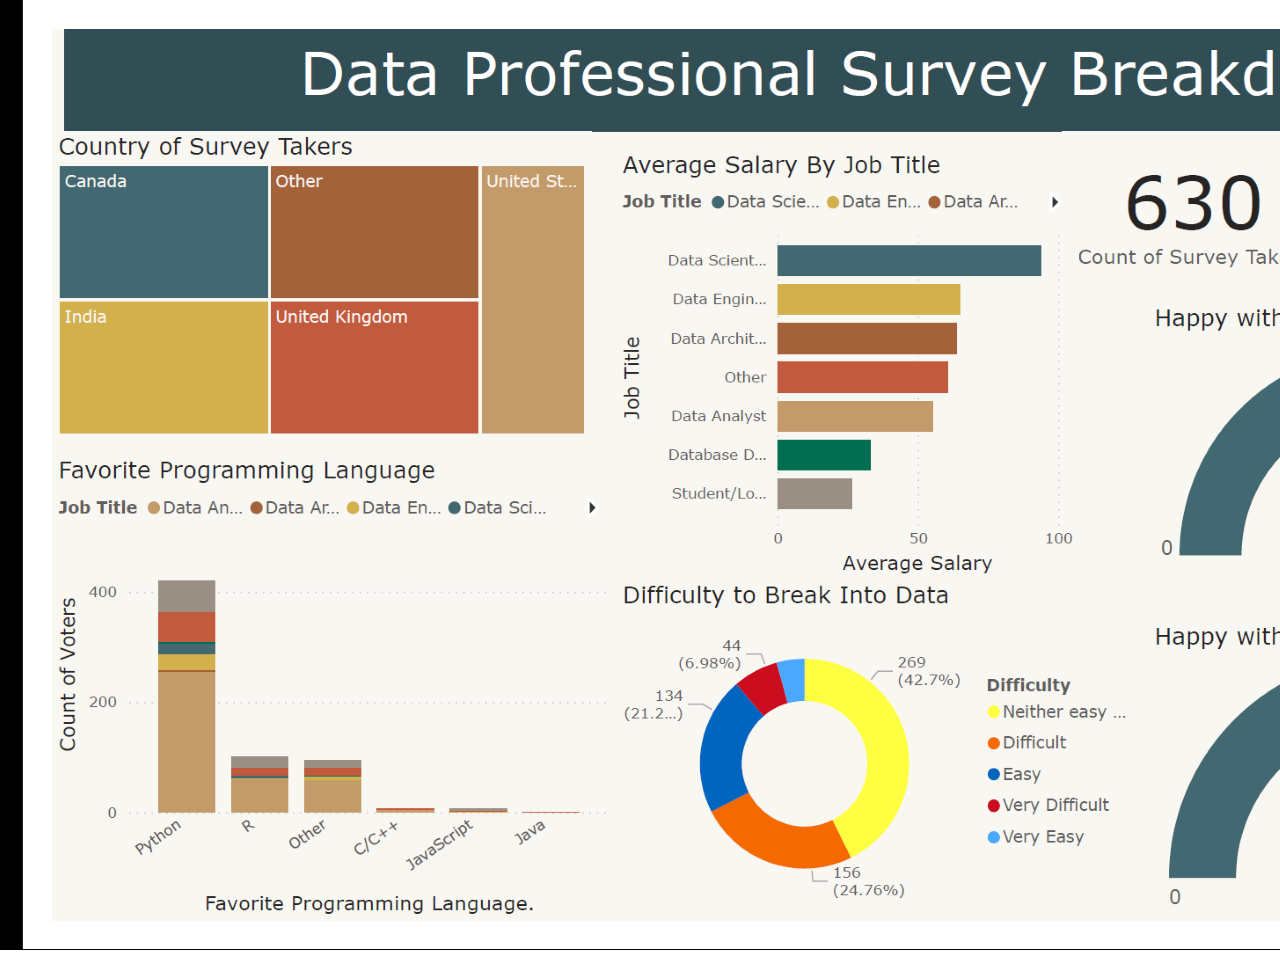
<file: PowerBI.html>
<!DOCTYPE HTML>
<!--
	Strata by HTML5 UP
	html5up.net | @ajlkn
	Free for personal and commercial use under the CCA 3.0 license (html5up.net/license)
-->
<html>
	<head>
		<title>Hana Kausar Portfolio</title><link rel="icon" type="image/x-icon" href="/images/favico.ico">
		<meta charset="utf-8"  name="robots" content="noindex">
		<meta name="viewport" content="width=device-width, initial-scale=1, user-scalable=no" />
		<link rel="stylesheet" href="assets/css/main.css" />
	</head>
	<body oncontextmenu="return false"></body>
		<img src="images/fulls/DataProfessionalSurevey.png"   width="auto" height="auto"
						target="_blank" rel="noopener noreferrer" data-poptrox="ignore">
						<meta name="robots" content="noindex">
	</body>
</html>
</file>
<file: assets/css/main.css>
@import url("fontawesome-all.min.css");
@import url("https://fonts.googleapis.com/css?family=Source+Sans+Pro:400,400italic");

/*
	Strata by HTML5 UP
	html5up.net | @ajlkn
	Free for personal and commercial use under the CCA 3.0 license (html5up.net/license)
*/

html, body, div, span, applet, object,
iframe, h1, h2, h3, h4, h5, h6, p, blockquote,
pre, a, abbr, acronym, address, big, cite,
code, del, dfn, em, img, ins, kbd, q, s, samp,
small, strike, strong, sub, sup, tt, var, b,
u, i, center, dl, dt, dd, ol, ul, li, fieldset,
form, label, legend, table, caption, tbody,
tfoot, thead, tr, th, td, article, aside,
canvas, details, embed, figure, figcaption,
footer, header, hgroup, menu, nav, output, ruby,
section, summary, time, mark, audio, video {
	margin: 0;
	padding: 0;
	border: 0;
	font-size: 100%;
	font: inherit;
	vertical-align: baseline;}

article, aside, details, figcaption, figure,
footer, header, hgroup, menu, nav, section {
	display: block;}

body {
	line-height: 1;
}

ol, ul {
	list-style: none;
}

blockquote, q {
	quotes: none;
}

	blockquote:before, blockquote:after, q:before, q:after {
		content: '';
		content: none;
	}

table {
	border-collapse: collapse;
	border-spacing: 0;
}

body {
	-webkit-text-size-adjust: none;
}

mark {
	background-color: transparent;
	color: inherit;
}

input::-moz-focus-inner {
	border: 0;
	padding: 0;
}

input, select, textarea {
	-moz-appearance: none;
	-webkit-appearance: none;
	-ms-appearance: none;
	appearance: none;
}

/* Basic */

	html {
		box-sizing: border-box;
	}

	*, *:before, *:after {
		box-sizing: inherit;
	}

	body {
		background: #fff;
	}

		body.is-preload *, body.is-preload *:before, body.is-preload *:after {
			-moz-animation: none !important;
			-webkit-animation: none !important;
			-ms-animation: none !important;
			animation: none !important;
			-moz-transition: none !important;
			-webkit-transition: none !important;
			-ms-transition: none !important;
			transition: none !important;
		}

	body, input, select, textarea {
		color: #a2a2a2;
		font-family: "Source Sans Pro", Helvetica, sans-serif;
		font-size: 16pt;
		font-weight: 400;
		line-height: 1.75em;
	}

	a {
		-moz-transition: color 0.2s ease-in-out, border-color 0.2s ease-in-out;
		-webkit-transition: color 0.2s ease-in-out, border-color 0.2s ease-in-out;
		-ms-transition: color 0.2s ease-in-out, border-color 0.2s ease-in-out;
		transition: color 0.2s ease-in-out, border-color 0.2s ease-in-out;
		border-bottom: dotted 1px;
		color: #49bf9d;
		text-decoration: none;
	}

		a:hover {
			border-bottom-color: transparent;
			color: #49bf9d !important;
			text-decoration: none;
		}

	strong, b {
		color: #787878;
		font-weight: 400;
	}

	em, i {
		font-style: italic;
	}

	p {
		margin: 0 0 2em 0;
	}

	h1, h2, h3, h4, h5, h6 {
		color: #787878;
		font-weight: 400;
		line-height: 1em;
		margin: 0 0 1em 0;
	}

		h1 a, h2 a, h3 a, h4 a, h5 a, h6 a {
			color: inherit;
			text-decoration: none;
		}

	h1 {
		font-size: 2em;
		line-height: 1.5em;
	}

	h2 {
		font-size: 1.5em;
		line-height: 1.5em;
	}

	h3 {
		font-size: 1.25em;
		line-height: 1.5em;
		font-weight:bolder;
	}

	h4 {
		font-size: 1.1em;
		line-height: 1.5em;
	}

	h5 {
		font-size: 0.9em;
		line-height: 1.5em;
	}

	h6 {
		font-size: 0.7em;
		line-height: 1.5em;
	}

	sub {
		font-size: 0.8em;
		position: relative;
		top: 0.5em;
	}

	sup {
		font-size: 0.8em;
		position: relative;
		top: -0.5em;
	}

	hr {
		border: 0;
		border-bottom: solid 2px #efefef;
		margin: 2em 0;
	}

		hr.major {
			margin: 3em 0;
		}

	blockquote {
		border-left: solid 6px #efefef;
		font-style: italic;
		margin: 0 0 2em 0;
		padding: 0.5em 0 0.5em 1.5em;
	}

	code {
		background: #f7f7f7;
		border-radius: 0.35em;
		border: solid 2px #efefef;
		font-family: "Courier New", monospace;
		font-size: 0.9em;
		margin: 0 0.25em;
		padding: 0.25em 0.65em;
	}

	pre {
		-webkit-overflow-scrolling: touch;
		font-family: "Courier New", monospace;
		font-size: 0.9em;
		margin: 0 0 2em 0;
	}

		pre code {
			display: block;
			line-height: 1.75em;
			padding: 1em 1.5em;
			overflow-x: auto;
		}

	.align-left {
		text-align: left;
	}

	.align-center {
		text-align: center;
	}

	.align-right {
		text-align: right;
	}

/* Container */

	.container {
		margin: 0 auto;
		max-width: calc(100% - 4em);
		width: 100%;
	}

		.container.xsmall {
			width: 25%;
		}

		.container.small {
			width: 50%;
		}

		.container.medium {
			width: 75%;
		}

		.container.large {
			width: 125%;
		}

		.container.xlarge {
			width: 150%;
		}

		.container.max {
			width: 100%;
		}

		@media screen and (max-width: 980px) {

			.container {
				width: 100% !important;
				max-width: 100% !important;
			}

		}

		@media screen and (max-width: 480px) {

			.container {
				max-width: calc(100% - 3em);
			}

		}

/* Row */

	.row {
		display: flex;
		flex-wrap: wrap;
		box-sizing: border-box;
		align-items: stretch;
	}

		.row > * {
			box-sizing: border-box;
		}

		.row.gtr-uniform > * > :last-child {
			margin-bottom: 0;
		}

		.row.aln-left {
			justify-content: flex-start;
		}

		.row.aln-center {
			justify-content: center;
		}

		.row.aln-right {
			justify-content: flex-end;
		}

		.row.aln-top {
			align-items: flex-start;
		}

		.row.aln-middle {
			align-items: center;
		}

		.row.aln-bottom {
			align-items: flex-end;
		}

		.row > .imp {
			order: -1;
		}

		.row > .col-1 {
			width: 8.33333%;
		}

		.row > .off-1 {
			margin-left: 8.33333%;
		}

		.row > .col-2 {
			width: 16.66667%;
		}

		.row > .off-2 {
			margin-left: 16.66667%;
		}

		.row > .col-3 {
			width: 25%;
		}

		.row > .off-3 {
			margin-left: 25%;
		}

		.row > .col-4 {
			width: 33.33333%;
		}

		.row > .off-4 {
			margin-left: 33.33333%;
		}

		.row > .col-5 {
			width: 41.66667%;
		}

		.row > .off-5 {
			margin-left: 41.66667%;
		}

		.row > .col-6 {
			width: 50%;
		}

		.row > .off-6 {
			margin-left: 50%;
		}

		.row > .col-7 {
			width: 58.33333%;
		}

		.row > .off-7 {
			margin-left: 58.33333%;
		}

		.row > .col-8 {
			width: 66.66667%;
		}

		.row > .off-8 {
			margin-left: 66.66667%;
		}

		.row > .col-9 {
			width: 75%;
		}

		.row > .off-9 {
			margin-left: 75%;
		}

		.row > .col-10 {
			width: 83.33333%;
		}

		.row > .off-10 {
			margin-left: 83.33333%;
		}

		.row > .col-11 {
			width: 91.66667%;
		}

		.row > .off-11 {
			margin-left: 91.66667%;
		}

		.row > .col-12 {
			width: 100%;
		}

		.row > .off-12 {
			margin-left: 100%;
		}

		.row.gtr-0 {
			margin-top: 0;
			margin-left: 0em;
		}

			.row.gtr-0 > * {
				padding: 0 0 0 0em;
			}

			.row.gtr-0.gtr-uniform {
				margin-top: 0em;
			}

				.row.gtr-0.gtr-uniform > * {
					padding-top: 0em;
				}

		.row.gtr-25 {
			margin-top: 0;
			margin-left: -0.625em;
		}

			.row.gtr-25 > * {
				padding: 0 0 0 0.625em;
			}

			.row.gtr-25.gtr-uniform {
				margin-top: -0.625em;
			}

				.row.gtr-25.gtr-uniform > * {
					padding-top: 0.625em;
				}

		.row.gtr-50 {
			margin-top: 0;
			margin-left: -1.25em;
		}

			.row.gtr-50 > * {
				padding: 0 0 0 1.25em;
			}

			.row.gtr-50.gtr-uniform {
				margin-top: -1.25em;
			}

				.row.gtr-50.gtr-uniform > * {
					padding-top: 1.25em;
				}

		.row {
			margin-top: 0;
			margin-left: -2.5em;
		}

			.row > * {
				padding: 0 0 0 2.5em;
			}

			.row.gtr-uniform {
				margin-top: -2.5em;
			}

				.row.gtr-uniform > * {
					padding-top: 2.5em;
				}

		.row.gtr-150 {
			margin-top: 0;
			margin-left: -3.75em;
		}

			.row.gtr-150 > * {
				padding: 0 0 0 3.75em;
			}

			.row.gtr-150.gtr-uniform {
				margin-top: -3.75em;
			}

				.row.gtr-150.gtr-uniform > * {
					padding-top: 3.75em;
				}

		.row.gtr-200 {
			margin-top: 0;
			margin-left: -5em;
		}

			.row.gtr-200 > * {
				padding: 0 0 0 5em;
			}

			.row.gtr-200.gtr-uniform {
				margin-top: -5em;
			}

				.row.gtr-200.gtr-uniform > * {
					padding-top: 5em;
				}

		@media screen and (max-width: 1800px) {

			.row {
				display: flex;
				flex-wrap: wrap;
				box-sizing: border-box;
				align-items: stretch;
			}

				.row > * {
					box-sizing: border-box;
				}

				.row.gtr-uniform > * > :last-child {
					margin-bottom: 0;
				}

				.row.aln-left {
					justify-content: flex-start;
				}

				.row.aln-center {
					justify-content: center;
				}

				.row.aln-right {
					justify-content: flex-end;
				}

				.row.aln-top {
					align-items: flex-start;
				}

				.row.aln-middle {
					align-items: center;
				}

				.row.aln-bottom {
					align-items: flex-end;
				}

				.row > .imp-xlarge {
					order: -1;
				}

				.row > .col-1-xlarge {
					width: 8.33333%;
				}

				.row > .off-1-xlarge {
					margin-left: 8.33333%;
				}

				.row > .col-2-xlarge {
					width: 16.66667%;
				}

				.row > .off-2-xlarge {
					margin-left: 16.66667%;
				}

				.row > .col-3-xlarge {
					width: 25%;
				}

				.row > .off-3-xlarge {
					margin-left: 25%;
				}

				.row > .col-4-xlarge {
					width: 33.33333%;
				}

				.row > .off-4-xlarge {
					margin-left: 33.33333%;
				}

				.row > .col-5-xlarge {
					width: 41.66667%;
				}

				.row > .off-5-xlarge {
					margin-left: 41.66667%;
				}

				.row > .col-6-xlarge {
					width: 50%;
				}

				.row > .off-6-xlarge {
					margin-left: 50%;
				}

				.row > .col-7-xlarge {
					width: 58.33333%;
				}

				.row > .off-7-xlarge {
					margin-left: 58.33333%;
				}

				.row > .col-8-xlarge {
					width: 66.66667%;
				}

				.row > .off-8-xlarge {
					margin-left: 66.66667%;
				}

				.row > .col-9-xlarge {
					width: 75%;
				}

				.row > .off-9-xlarge {
					margin-left: 75%;
				}

				.row > .col-10-xlarge {
					width: 83.33333%;
				}

				.row > .off-10-xlarge {
					margin-left: 83.33333%;
				}

				.row > .col-11-xlarge {
					width: 91.66667%;
				}

				.row > .off-11-xlarge {
					margin-left: 91.66667%;
				}

				.row > .col-12-xlarge {
					width: 100%;
				}

				.row > .off-12-xlarge {
					margin-left: 100%;
				}

				.row.gtr-0 {
					margin-top: 0;
					margin-left: 0em;
				}

					.row.gtr-0 > * {
						padding: 0 0 0 0em;
					}

					.row.gtr-0.gtr-uniform {
						margin-top: 0em;
					}

						.row.gtr-0.gtr-uniform > * {
							padding-top: 0em;
						}

				.row.gtr-25 {
					margin-top: 0;
					margin-left: -0.625em;
				}

					.row.gtr-25 > * {
						padding: 0 0 0 0.625em;
					}

					.row.gtr-25.gtr-uniform {
						margin-top: -0.625em;
					}

						.row.gtr-25.gtr-uniform > * {
							padding-top: 0.625em;
						}

				.row.gtr-50 {
					margin-top: 0;
					margin-left: -1.25em;
				}

					.row.gtr-50 > * {
						padding: 0 0 0 1.25em;
					}

					.row.gtr-50.gtr-uniform {
						margin-top: -1.25em;
					}

						.row.gtr-50.gtr-uniform > * {
							padding-top: 1.25em;
						}

				.row {
					margin-top: 0;
					margin-left: -2.5em;
				}

					.row > * {
						padding: 0 0 0 2.5em;
					}

					.row.gtr-uniform {
						margin-top: -2.5em;
					}

						.row.gtr-uniform > * {
							padding-top: 2.5em;
						}

				.row.gtr-150 {
					margin-top: 0;
					margin-left: -3.75em;
				}

					.row.gtr-150 > * {
						padding: 0 0 0 3.75em;
					}

					.row.gtr-150.gtr-uniform {
						margin-top: -3.75em;
					}

						.row.gtr-150.gtr-uniform > * {
							padding-top: 3.75em;
						}

				.row.gtr-200 {
					margin-top: 0;
					margin-left: -5em;
				}

					.row.gtr-200 > * {
						padding: 0 0 0 5em;
					}

					.row.gtr-200.gtr-uniform {
						margin-top: -5em;
					}

						.row.gtr-200.gtr-uniform > * {
							padding-top: 5em;
						}

		}

		@media screen and (max-width: 1280px) {

			.row {
				display: flex;
				flex-wrap: wrap;
				box-sizing: border-box;
				align-items: stretch;
			}

				.row > * {
					box-sizing: border-box;
				}

				.row.gtr-uniform > * > :last-child {
					margin-bottom: 0;
				}

				.row.aln-left {
					justify-content: flex-start;
				}

				.row.aln-center {
					justify-content: center;
				}

				.row.aln-right {
					justify-content: flex-end;
				}

				.row.aln-top {
					align-items: flex-start;
				}

				.row.aln-middle {
					align-items: center;
				}

				.row.aln-bottom {
					align-items: flex-end;
				}

				.row > .imp-large {
					order: -1;
				}

				.row > .col-1-large {
					width: 8.33333%;
				}

				.row > .off-1-large {
					margin-left: 8.33333%;
				}

				.row > .col-2-large {
					width: 16.66667%;
				}

				.row > .off-2-large {
					margin-left: 16.66667%;
				}

				.row > .col-3-large {
					width: 25%;
				}

				.row > .off-3-large {
					margin-left: 25%;
				}

				.row > .col-4-large {
					width: 33.33333%;
				}

				.row > .off-4-large {
					margin-left: 33.33333%;
				}

				.row > .col-5-large {
					width: 41.66667%;
				}

				.row > .off-5-large {
					margin-left: 41.66667%;
				}

				.row > .col-6-large {
					width: 50%;
				}

				.row > .off-6-large {
					margin-left: 50%;
				}

				.row > .col-7-large {
					width: 58.33333%;
				}

				.row > .off-7-large {
					margin-left: 58.33333%;
				}

				.row > .col-8-large {
					width: 66.66667%;
				}

				.row > .off-8-large {
					margin-left: 66.66667%;
				}

				.row > .col-9-large {
					width: 75%;
				}

				.row > .off-9-large {
					margin-left: 75%;
				}

				.row > .col-10-large {
					width: 83.33333%;
				}

				.row > .off-10-large {
					margin-left: 83.33333%;
				}

				.row > .col-11-large {
					width: 91.66667%;
				}

				.row > .off-11-large {
					margin-left: 91.66667%;
				}

				.row > .col-12-large {
					width: 100%;
				}

				.row > .off-12-large {
					margin-left: 100%;
				}

				.row.gtr-0 {
					margin-top: 0;
					margin-left: 0em;
				}

					.row.gtr-0 > * {
						padding: 0 0 0 0em;
					}

					.row.gtr-0.gtr-uniform {
						margin-top: 0em;
					}

						.row.gtr-0.gtr-uniform > * {
							padding-top: 0em;
						}

				.row.gtr-25 {
					margin-top: 0;
					margin-left: -0.5em;
				}

					.row.gtr-25 > * {
						padding: 0 0 0 0.5em;
					}

					.row.gtr-25.gtr-uniform {
						margin-top: -0.5em;
					}

						.row.gtr-25.gtr-uniform > * {
							padding-top: 0.5em;
						}

				.row.gtr-50 {
					margin-top: 0;
					margin-left: -1em;
				}

					.row.gtr-50 > * {
						padding: 0 0 0 1em;
					}

					.row.gtr-50.gtr-uniform {
						margin-top: -1em;
					}

						.row.gtr-50.gtr-uniform > * {
							padding-top: 1em;
						}

				.row {
					margin-top: 0;
					margin-left: -2em;
				}

					.row > * {
						padding: 0 0 0 2em;
					}

					.row.gtr-uniform {
						margin-top: -2em;
					}

						.row.gtr-uniform > * {
							padding-top: 2em;
						}

				.row.gtr-150 {
					margin-top: 0;
					margin-left: -3em;
				}

					.row.gtr-150 > * {
						padding: 0 0 0 3em;
					}

					.row.gtr-150.gtr-uniform {
						margin-top: -3em;
					}

						.row.gtr-150.gtr-uniform > * {
							padding-top: 3em;
						}

				.row.gtr-200 {
					margin-top: 0;
					margin-left: -4em;
				}

					.row.gtr-200 > * {
						padding: 0 0 0 4em;
					}

					.row.gtr-200.gtr-uniform {
						margin-top: -4em;
					}

						.row.gtr-200.gtr-uniform > * {
							padding-top: 4em;
						}

		}

		@media screen and (max-width: 980px) {

			.row {
				display: flex;
				flex-wrap: wrap;
				box-sizing: border-box;
				align-items: stretch;
			}

				.row > * {
					box-sizing: border-box;
				}

				.row.gtr-uniform > * > :last-child {
					margin-bottom: 0;
				}

				.row.aln-left {
					justify-content: flex-start;
				}

				.row.aln-center {
					justify-content: center;
				}

				.row.aln-right {
					justify-content: flex-end;
				}

				.row.aln-top {
					align-items: flex-start;
				}

				.row.aln-middle {
					align-items: center;
				}

				.row.aln-bottom {
					align-items: flex-end;
				}

				.row > .imp-medium {
					order: -1;
				}

				.row > .col-1-medium {
					width: 8.33333%;
				}

				.row > .off-1-medium {
					margin-left: 8.33333%;
				}

				.row > .col-2-medium {
					width: 16.66667%;
				}

				.row > .off-2-medium {
					margin-left: 16.66667%;
				}

				.row > .col-3-medium {
					width: 25%;
				}

				.row > .off-3-medium {
					margin-left: 25%;
				}

				.row > .col-4-medium {
					width: 33.33333%;
				}

				.row > .off-4-medium {
					margin-left: 33.33333%;
				}

				.row > .col-5-medium {
					width: 41.66667%;
				}

				.row > .off-5-medium {
					margin-left: 41.66667%;
				}

				.row > .col-6-medium {
					width: 50%;
				}

				.row > .off-6-medium {
					margin-left: 50%;
				}

				.row > .col-7-medium {
					width: 58.33333%;
				}

				.row > .off-7-medium {
					margin-left: 58.33333%;
				}

				.row > .col-8-medium {
					width: 66.66667%;
				}

				.row > .off-8-medium {
					margin-left: 66.66667%;
				}

				.row > .col-9-medium {
					width: 75%;
				}

				.row > .off-9-medium {
					margin-left: 75%;
				}

				.row > .col-10-medium {
					width: 83.33333%;
				}

				.row > .off-10-medium {
					margin-left: 83.33333%;
				}

				.row > .col-11-medium {
					width: 91.66667%;
				}

				.row > .off-11-medium {
					margin-left: 91.66667%;
				}

				.row > .col-12-medium {
					width: 100%;
				}

				.row > .off-12-medium {
					margin-left: 100%;
				}

				.row.gtr-0 {
					margin-top: 0;
					margin-left: 0em;
				}

					.row.gtr-0 > * {
						padding: 0 0 0 0em;
					}

					.row.gtr-0.gtr-uniform {
						margin-top: 0em;
					}

						.row.gtr-0.gtr-uniform > * {
							padding-top: 0em;
						}

				.row.gtr-25 {
					margin-top: 0;
					margin-left: -0.5em;
				}

					.row.gtr-25 > * {
						padding: 0 0 0 0.5em;
					}

					.row.gtr-25.gtr-uniform {
						margin-top: -0.5em;
					}

						.row.gtr-25.gtr-uniform > * {
							padding-top: 0.5em;
						}

				.row.gtr-50 {
					margin-top: 0;
					margin-left: -1em;
				}

					.row.gtr-50 > * {
						padding: 0 0 0 1em;
					}

					.row.gtr-50.gtr-uniform {
						margin-top: -1em;
					}

						.row.gtr-50.gtr-uniform > * {
							padding-top: 1em;
						}

				.row {
					margin-top: 0;
					margin-left: -2em;
				}

					.row > * {
						padding: 0 0 0 2em;
					}

					.row.gtr-uniform {
						margin-top: -2em;
					}

						.row.gtr-uniform > * {
							padding-top: 2em;
						}

				.row.gtr-150 {
					margin-top: 0;
					margin-left: -3em;
				}

					.row.gtr-150 > * {
						padding: 0 0 0 3em;
					}

					.row.gtr-150.gtr-uniform {
						margin-top: -3em;
					}

						.row.gtr-150.gtr-uniform > * {
							padding-top: 3em;
						}

				.row.gtr-200 {
					margin-top: 0;
					margin-left: -4em;
				}

					.row.gtr-200 > * {
						padding: 0 0 0 4em;
					}

					.row.gtr-200.gtr-uniform {
						margin-top: -4em;
					}

						.row.gtr-200.gtr-uniform > * {
							padding-top: 4em;
						}

		}

		@media screen and (max-width: 736px) {

			.row {
				display: flex;
				flex-wrap: wrap;
				box-sizing: border-box;
				align-items: stretch;
			}

				.row > * {
					box-sizing: border-box;
				}

				.row.gtr-uniform > * > :last-child {
					margin-bottom: 0;
				}

				.row.aln-left {
					justify-content: flex-start;
				}

				.row.aln-center {
					justify-content: center;
				}

				.row.aln-right {
					justify-content: flex-end;
				}

				.row.aln-top {
					align-items: flex-start;
				}

				.row.aln-middle {
					align-items: center;
				}

				.row.aln-bottom {
					align-items: flex-end;
				}

				.row > .imp-small {
					order: -1;
				}

				.row > .col-1-small {
					width: 8.33333%;
				}

				.row > .off-1-small {
					margin-left: 8.33333%;
				}

				.row > .col-2-small {
					width: 16.66667%;
				}

				.row > .off-2-small {
					margin-left: 16.66667%;
				}

				.row > .col-3-small {
					width: 25%;
				}

				.row > .off-3-small {
					margin-left: 25%;
				}

				.row > .col-4-small {
					width: 33.33333%;
				}

				.row > .off-4-small {
					margin-left: 33.33333%;
				}

				.row > .col-5-small {
					width: 41.66667%;
				}

				.row > .off-5-small {
					margin-left: 41.66667%;
				}

				.row > .col-6-small {
					width: 50%;
				}

				.row > .off-6-small {
					margin-left: 50%;
				}

				.row > .col-7-small {
					width: 58.33333%;
				}

				.row > .off-7-small {
					margin-left: 58.33333%;
				}

				.row > .col-8-small {
					width: 66.66667%;
				}

				.row > .off-8-small {
					margin-left: 66.66667%;
				}

				.row > .col-9-small {
					width: 75%;
				}

				.row > .off-9-small {
					margin-left: 75%;
				}

				.row > .col-10-small {
					width: 83.33333%;
				}

				.row > .off-10-small {
					margin-left: 83.33333%;
				}

				.row > .col-11-small {
					width: 91.66667%;
				}

				.row > .off-11-small {
					margin-left: 91.66667%;
				}

				.row > .col-12-small {
					width: 100%;
				}

				.row > .off-12-small {
					margin-left: 100%;
				}

				.row.gtr-0 {
					margin-top: 0;
					margin-left: 0em;
				}

					.row.gtr-0 > * {
						padding: 0 0 0 0em;
					}

					.row.gtr-0.gtr-uniform {
						margin-top: 0em;
					}

						.row.gtr-0.gtr-uniform > * {
							padding-top: 0em;
						}

				.row.gtr-25 {
					margin-top: 0;
					margin-left: -0.375em;
				}

					.row.gtr-25 > * {
						padding: 0 0 0 0.375em;
					}

					.row.gtr-25.gtr-uniform {
						margin-top: -0.375em;
					}

						.row.gtr-25.gtr-uniform > * {
							padding-top: 0.375em;
						}

				.row.gtr-50 {
					margin-top: 0;
					margin-left: -0.75em;
				}

					.row.gtr-50 > * {
						padding: 0 0 0 0.75em;
					}

					.row.gtr-50.gtr-uniform {
						margin-top: -0.75em;
					}

						.row.gtr-50.gtr-uniform > * {
							padding-top: 0.75em;
						}

				.row {
					margin-top: 0;
					margin-left: -1.5em;
				}

					.row > * {
						padding: 0 0 0 1.5em;
					}

					.row.gtr-uniform {
						margin-top: -1.5em;
					}

						.row.gtr-uniform > * {
							padding-top: 1.5em;
						}

				.row.gtr-150 {
					margin-top: 0;
					margin-left: -2.25em;
				}

					.row.gtr-150 > * {
						padding: 0 0 0 2.25em;
					}

					.row.gtr-150.gtr-uniform {
						margin-top: -2.25em;
					}

						.row.gtr-150.gtr-uniform > * {
							padding-top: 2.25em;
						}

				.row.gtr-200 {
					margin-top: 0;
					margin-left: -3em;
				}

					.row.gtr-200 > * {
						padding: 0 0 0 3em;
					}

					.row.gtr-200.gtr-uniform {
						margin-top: -3em;
					}

						.row.gtr-200.gtr-uniform > * {
							padding-top: 3em;
						}

		}

		@media screen and (max-width: 480px) {

			.row {
				display: flex;
				flex-wrap: wrap;
				box-sizing: border-box;
				align-items: stretch;
			}

				.row > * {
					box-sizing: border-box;
				}

				.row.gtr-uniform > * > :last-child {
					margin-bottom: 0;
				}

				.row.aln-left {
					justify-content: flex-start;
				}

				.row.aln-center {
					justify-content: center;
				}

				.row.aln-right {
					justify-content: flex-end;
				}

				.row.aln-top {
					align-items: flex-start;
				}

				.row.aln-middle {
					align-items: center;
				}

				.row.aln-bottom {
					align-items: flex-end;
				}

				.row > .imp-xsmall {
					order: -1;
				}

				.row > .col-1-xsmall {
					width: 8.33333%;
				}

				.row > .off-1-xsmall {
					margin-left: 8.33333%;
				}

				.row > .col-2-xsmall {
					width: 16.66667%;
				}

				.row > .off-2-xsmall {
					margin-left: 16.66667%;
				}

				.row > .col-3-xsmall {
					width: 25%;
				}

				.row > .off-3-xsmall {
					margin-left: 25%;
				}

				.row > .col-4-xsmall {
					width: 33.33333%;
				}

				.row > .off-4-xsmall {
					margin-left: 33.33333%;
				}

				.row > .col-5-xsmall {
					width: 41.66667%;
				}

				.row > .off-5-xsmall {
					margin-left: 41.66667%;
				}

				.row > .col-6-xsmall {
					width: 50%;
				}

				.row > .off-6-xsmall {
					margin-left: 50%;
				}

				.row > .col-7-xsmall {
					width: 58.33333%;
				}

				.row > .off-7-xsmall {
					margin-left: 58.33333%;
				}

				.row > .col-8-xsmall {
					width: 66.66667%;
				}

				.row > .off-8-xsmall {
					margin-left: 66.66667%;
				}

				.row > .col-9-xsmall {
					width: 75%;
				}

				.row > .off-9-xsmall {
					margin-left: 75%;
				}

				.row > .col-10-xsmall {
					width: 83.33333%;
				}

				.row > .off-10-xsmall {
					margin-left: 83.33333%;
				}

				.row > .col-11-xsmall {
					width: 91.66667%;
				}

				.row > .off-11-xsmall {
					margin-left: 91.66667%;
				}

				.row > .col-12-xsmall {
					width: 100%;
				}

				.row > .off-12-xsmall {
					margin-left: 100%;
				}

				.row.gtr-0 {
					margin-top: 0;
					margin-left: 0em;
				}

					.row.gtr-0 > * {
						padding: 0 0 0 0em;
					}

					.row.gtr-0.gtr-uniform {
						margin-top: 0em;
					}

						.row.gtr-0.gtr-uniform > * {
							padding-top: 0em;
						}

				.row.gtr-25 {
					margin-top: 0;
					margin-left: -0.375em;
				}

					.row.gtr-25 > * {
						padding: 0 0 0 0.375em;
					}

					.row.gtr-25.gtr-uniform {
						margin-top: -0.375em;
					}

						.row.gtr-25.gtr-uniform > * {
							padding-top: 0.375em;
						}

				.row.gtr-50 {
					margin-top: 0;
					margin-left: -0.75em;
				}

					.row.gtr-50 > * {
						padding: 0 0 0 0.75em;
					}

					.row.gtr-50.gtr-uniform {
						margin-top: -0.75em;
					}

						.row.gtr-50.gtr-uniform > * {
							padding-top: 0.75em;
						}

				.row {
					margin-top: 0;
					margin-left: -1.5em;
				}

					.row > * {
						padding: 0 0 0 1.5em;
					}

					.row.gtr-uniform {
						margin-top: -1.5em;
					}

						.row.gtr-uniform > * {
							padding-top: 1.5em;
						}

				.row.gtr-150 {
					margin-top: 0;
					margin-left: -2.25em;
				}

					.row.gtr-150 > * {
						padding: 0 0 0 2.25em;
					}

					.row.gtr-150.gtr-uniform {
						margin-top: -2.25em;
					}

						.row.gtr-150.gtr-uniform > * {
							padding-top: 2.25em;
						}

				.row.gtr-200 {
					margin-top: 0;
					margin-left: -3em;
				}

					.row.gtr-200 > * {
						padding: 0 0 0 3em;
					}

					.row.gtr-200.gtr-uniform {
						margin-top: -3em;
					}

						.row.gtr-200.gtr-uniform > * {
							padding-top: 3em;
						}

		}

/* Section/Article */

	section.special, article.special {
		text-align: center;
	}

	header p {
		color: #b2b2b2;
		position: relative;
		margin: 0 0 1.5em 0;
	}

	header h2 + p {
		font-size: 1.25em;
		margin-top: -1em;
		line-height: 1.5em;
	}

	header h3 + p {
		font-size: 1.1em;
		margin-top: -0.8em;
		line-height: 1.5em;
	}

	header h4 + p,
	header h5 + p,
	header h6 + p {
		font-size: 0.9em;
		margin-top: -0.6em;
		line-height: 1.5em;
	}

	header.major h2 {
		font-size: 2em;
	}

/* Form */

	form {
		margin: 0 0 2em 0;
	}

	label {
		color: #787878;
		display: block;
		font-size: 0.9em;
		font-weight: 400;
		margin: 0 0 1em 0;
	}

	input[type="text"],
	input[type="password"],
	input[type="email"],
	select,
	textarea {
		-moz-appearance: none;
		-webkit-appearance: none;
		-ms-appearance: none;
		appearance: none;
		background: #f7f7f7;
		border-radius: 0.35em;
		border: solid 2px transparent;
		color: inherit;
		display: block;
		outline: 0;
		padding: 0 0.75em;
		text-decoration: none;
		width: 100%;
	}

		input[type="text"]:invalid,
		input[type="password"]:invalid,
		input[type="email"]:invalid,
		select:invalid,
		textarea:invalid {
			box-shadow: none;
		}

		input[type="text"]:focus,
		input[type="password"]:focus,
		input[type="email"]:focus,
		select:focus,
		textarea:focus {
			border-color: #49bf9d;
		}

	select {
		background-image: url("data:image/svg+xml;charset=utf8,%3Csvg xmlns='http://www.w3.org/2000/svg' width='40' height='40' preserveAspectRatio='none' viewBox='0 0 40 40'%3E%3Cpath d='M9.4,12.3l10.4,10.4l10.4-10.4c0.2-0.2,0.5-0.4,0.9-0.4c0.3,0,0.6,0.1,0.9,0.4l3.3,3.3c0.2,0.2,0.4,0.5,0.4,0.9 c0,0.4-0.1,0.6-0.4,0.9L20.7,31.9c-0.2,0.2-0.5,0.4-0.9,0.4c-0.3,0-0.6-0.1-0.9-0.4L4.3,17.3c-0.2-0.2-0.4-0.5-0.4-0.9 c0-0.4,0.1-0.6,0.4-0.9l3.3-3.3c0.2-0.2,0.5-0.4,0.9-0.4S9.1,12.1,9.4,12.3z' fill='%23dfdfdf' /%3E%3C/svg%3E");
		background-size: 1.25rem;
		background-repeat: no-repeat;
		background-position: calc(100% - 1rem) center;
		height: 2.75em;
		padding-right: 2.75em;
		text-overflow: ellipsis;
	}

		select option {
			color: #787878;
			background: #fff;
		}

		select:focus::-ms-value {
			background-color: transparent;
		}

		select::-ms-expand {
			display: none;
		}

	input[type="text"],
	input[type="password"],
	input[type="email"],
	select {
		height: 2.75em;
	}

	textarea {
		padding: 0.75em;
	}

	input[type="checkbox"],
	input[type="radio"] {
		-moz-appearance: none;
		-webkit-appearance: none;
		-ms-appearance: none;
		appearance: none;
		display: block;
		float: left;
		margin-right: -2em;
		opacity: 0;
		width: 1em;
		z-index: -1;
	}

		input[type="checkbox"] + label,
		input[type="radio"] + label {
			text-decoration: none;
			color: #a2a2a2;
			cursor: pointer;
			display: inline-block;
			font-size: 1em;
			font-weight: 400;
			padding-left: 2.4em;
			padding-right: 0.75em;
			position: relative;
		}

			input[type="checkbox"] + label:before,
			input[type="radio"] + label:before {
				-moz-osx-font-smoothing: grayscale;
				-webkit-font-smoothing: antialiased;
				display: inline-block;
				font-style: normal;
				font-variant: normal;
				text-rendering: auto;
				line-height: 1;
				text-transform: none !important;
				font-family: 'Font Awesome 5 Free';
				font-weight: 900;
			}

			input[type="checkbox"] + label:before,
			input[type="radio"] + label:before {
				background: #f7f7f7;
				border-radius: 0.35em;
				border: solid 2px transparent;
				content: '';
				display: inline-block;
				font-size: 0.8em;
				height: 2.0625em;
				left: 0;
				line-height: 1.85625em;
				position: absolute;
				text-align: center;
				top: 0;
				width: 2.0625em;
			}

		input[type="checkbox"]:checked + label:before,
		input[type="radio"]:checked + label:before {
			background: #787878;
			border-color: #787878;
			color: #fff;
			content: '\f00c';
		}

		input[type="checkbox"]:focus + label:before,
		input[type="radio"]:focus + label:before {
			border-color: #49bf9d;
		}

	input[type="checkbox"] + label:before {
		border-radius: 0.35em;
	}

	input[type="radio"] + label:before {
		border-radius: 100%;
	}

	::-webkit-input-placeholder {
		color: #b2b2b2 !important;
		opacity: 1.0;
	}

	:-moz-placeholder {
		color: #b2b2b2 !important;
		opacity: 1.0;
	}

	::-moz-placeholder {
		color: #b2b2b2 !important;
		opacity: 1.0;
	}

	:-ms-input-placeholder {
		color: #b2b2b2 !important;
		opacity: 1.0;
	}

/* Box */

	.box {
		border-radius: 0.35em;
		border: solid 2px #efefef;
		margin-bottom: 2em;
		padding: 1.5em;
	}

		.box > :last-child,
		.box > :last-child > :last-child,
		.box > :last-child > :last-child > :last-child {
			margin-bottom: 0;
		}

		.box.alt {
			border: 0;
			border-radius: 0;
			padding: 0;
		}

/* Icon */

	.icon {
		text-decoration: none;
		border-bottom: none;
		position: relative;
	}

		.icon:before {
			-moz-osx-font-smoothing: grayscale;
			-webkit-font-smoothing: antialiased;
			display: inline-block;
			font-style: normal;
			font-variant: normal;
			text-rendering: auto;
			line-height: 1;
			text-transform: none !important;
			font-family: 'Font Awesome 5 Free';
			font-weight: 400;
		}

		.icon > .label {
			display: none;
		}

		.icon:before {
			line-height: inherit;
		}

		.icon.solid:before {
			font-weight: 900;
		}

		.icon.brands:before {
			font-family: 'Font Awesome 5 Brands';
		}

/* Image */

	.image {
		border-radius: 0.35em;
		border: 0;
		display: inline-block;
		position: relative;
	}

		.image:before {
			-moz-transition: opacity 0.2s ease-in-out;
			-webkit-transition: opacity 0.2s ease-in-out;
			-ms-transition: opacity 0.2s ease-in-out;
			transition: opacity 0.2s ease-in-out;
			background: url("images/overlay.png");
			border-radius: 0.35em;
			content: '';
			display: block;
			height: 100%;
			left: 0;
			opacity: 0.5;
			position: absolute;
			top: 0;
			width: 100%;
		}

		.image.thumb {
			text-align: center;
		}

			.image.thumb:after {
				-moz-transition: opacity 0.2s ease-in-out;
				-webkit-transition: opacity 0.2s ease-in-out;
				-ms-transition: opacity 0.2s ease-in-out;
				transition: opacity 0.2s ease-in-out;
				border-radius: 0.35em;
				border: solid 3px rgba(255, 255, 255, 0.5);
				color: #fff;
				content: 'View';
				display: inline-block;
				font-size: 0.8em;
				font-weight: 400;
				left: 50%;
				line-height: 2.25em;
				margin: -1.25em 0 0 -3em;
				opacity: 0;
				padding: 0 1.5em;
				position: absolute;
				text-align: center;
				text-decoration: none;
				top: 50%;
				white-space: nowrap;
				}

			.image.thumb:hover:after {
				opacity: 1.0;
			}

			.image.thumb:hover:before {
				background: url("images/overlay.png"), url("images/overlay.png");
				opacity: 1.0;
			}

		.image img {
			border-radius: 0.35em;
			display: block;
		}

		.image.left {
			float: left;
			margin: 0 1.5em 1em 0;
			top: 0.25em;
		}

		.image.right {
			float: right;
			margin: 0 0 1em 1.5em;
			top: 0.25em;
		}

		.image.left, .image.right {
			max-width: 40%;
		}

			.image.left img, .image.right img {
				width: 100%;
			}

		.image.fit {
			display: block;
			margin: 0 0 2em 0;
			width: 100%;
		}

			.image.fit img {
				width: 100%;
			}

		.image.avatar {
			border-radius: 100%;
		}

			.image.avatar:before {
				display: none;
			}

			.image.avatar img {
				border-radius: 100%;
				width: 100%;
			}

/* List */

	ol {
		list-style: decimal;
		margin: 0 0 2em 0;
		padding-left: 1.25em;
	}

		ol li {
			padding-left: 0.25em;
		}

	ul {
		list-style: disc;
		margin: 0 0 2em 0;
		padding-left: 1em;
	}

		ul li {
			padding-left: 0.5em;
		}

		ul.alt {
			list-style: none;
			padding-left: 0;
		}

			ul.alt li {
				border-top: solid 2px #efefef;
				padding: 0.5em 0;
			}

				ul.alt li:first-child {
					border-top: 0;
					padding-top: 0;
				}

	dl {
		margin: 0 0 2em 0;
	}

/* Icons */

	ul.icons {
		cursor: default;
		list-style: none;
		padding-left: 0;
	}

		ul.icons li {
			display: inline-block;
			padding: 0 1em 0 0;
		}

			ul.icons li:last-child {
				padding-right: 0;
			}

			ul.icons li .icon:before {
				font-size: 1.5em;
			}

/* Labeled Icons */

	ul.labeled-icons {
		list-style: none;
		padding: 0;
	}

		ul.labeled-icons li {
			line-height: 1.75em;
			margin: 1.5em 0 0 0;
			padding-left: 2.25em;
			position: relative;
		}

			ul.labeled-icons li:first-child {
				margin-top: 0;
			}

			ul.labeled-icons li a {
				color: inherit;
			}

			ul.labeled-icons li h3 {
				color: #b2b2b2;
				left: 0;
				position: absolute;
				text-align: center;
				top: 0;
				width: 1em;
			}

/* Actions */

	ul.actions {
		display: -moz-flex;
		display: -webkit-flex;
		display: -ms-flex;
		display: flex;
		cursor: default;
		list-style: none;
		margin-left: -1em;
		padding-left: 0;
	}

		ul.actions li {
			padding: 0 0 0 1em;
			vertical-align: middle;
		}

		ul.actions.special {
			-moz-justify-content: center;
			-webkit-justify-content: center;
			-ms-justify-content: center;
			justify-content: center;
			width: 100%;
			margin-left: 0;
		}

			ul.actions.special li:first-child {
				padding-left: 0;
			}

		ul.actions.stacked {
			-moz-flex-direction: column;
			-webkit-flex-direction: column;
			-ms-flex-direction: column;
			flex-direction: column;
			margin-left: 0;
		}

			ul.actions.stacked li {
				padding: 1.3em 0 0 0;
			}

				ul.actions.stacked li:first-child {
					padding-top: 0;
				}

		ul.actions.fit {
			width: calc(100% + 1em);
		}

			ul.actions.fit li {
				-moz-flex-grow: 1;
				-webkit-flex-grow: 1;
				-ms-flex-grow: 1;
				flex-grow: 1;
				-moz-flex-shrink: 1;
				-webkit-flex-shrink: 1;
				-ms-flex-shrink: 1;
				flex-shrink: 1;
				width: 100%;
			}

				ul.actions.fit li > * {
					width: 100%;
				}

			ul.actions.fit.stacked {
				width: 100%;
			}

		@media screen and (max-width: 480px) {

			ul.actions:not(.fixed) {
				-moz-flex-direction: column;
				-webkit-flex-direction: column;
				-ms-flex-direction: column;
				flex-direction: column;
				margin-left: 0;
				width: 100% !important;
			}

				ul.actions:not(.fixed) li {
					-moz-flex-grow: 1;
					-webkit-flex-grow: 1;
					-ms-flex-grow: 1;
					flex-grow: 1;
					-moz-flex-shrink: 1;
					-webkit-flex-shrink: 1;
					-ms-flex-shrink: 1;
					flex-shrink: 1;
					padding: 1em 0 0 0;
					text-align: center;
					width: 100%;
				}

					ul.actions:not(.fixed) li > * {
						width: 100%;
					}

					ul.actions:not(.fixed) li:first-child {
						padding-top: 0;
					}

					ul.actions:not(.fixed) li input[type="submit"],
					ul.actions:not(.fixed) li input[type="reset"],
					ul.actions:not(.fixed) li input[type="button"],
					ul.actions:not(.fixed) li button,
					ul.actions:not(.fixed) li .button {
						width: 100%;
					}

						ul.actions:not(.fixed) li input[type="submit"].icon:before,
						ul.actions:not(.fixed) li input[type="reset"].icon:before,
						ul.actions:not(.fixed) li input[type="button"].icon:before,
						ul.actions:not(.fixed) li button.icon:before,
						ul.actions:not(.fixed) li .button.icon:before {
							margin-left: -0.5em;
						}

		}

/* Table */

	.table-wrapper {
		-webkit-overflow-scrolling: touch;
		overflow-x: auto;
	}

	table {
		margin: 0 0 2em 0;
		width: 100%;
	}

		table tbody tr {
			border: solid 1px #efefef;
			border-left: 0;
			border-right: 0;
		}

			table tbody tr:nth-child(2n + 1) {
				background-color: #f7f7f7;
			}

		table td {
			padding: 0.75em 0.75em;
		}

		table th {
			color: #787878;
			font-size: 0.9em;
			font-weight: 400;
			padding: 0 0.75em 0.75em 0.75em;
			text-align: left;
		}

		table thead {
			border-bottom: solid 2px #efefef;
		}

		table tfoot {
			border-top: solid 2px #efefef;
		}

		table.alt {
			border-collapse: separate;
		}

			table.alt tbody tr td {
				border: solid 2px #efefef;
				border-left-width: 0;
				border-top-width: 0;
			}

				table.alt tbody tr td:first-child {
					border-left-width: 2px;
				}

			table.alt tbody tr:first-child td {
				border-top-width: 2px;
			}

			table.alt thead {
				border-bottom: 0;
			}

			table.alt tfoot {
				border-top: 0;
			}

/* Button */

	input[type="submit"],
	input[type="reset"],
	input[type="button"],
	.button {
		-moz-appearance: none;
		-webkit-appearance: none;
		-ms-appearance: none;
		appearance: none;
		-moz-transition: background-color 0.2s ease-in-out, color 0.2s ease-in-out, border-color 0.2s ease-in-out;
		-webkit-transition: background-color 0.2s ease-in-out, color 0.2s ease-in-out, border-color 0.2s ease-in-out;
		-ms-transition: background-color 0.2s ease-in-out, color 0.2s ease-in-out, border-color 0.2s ease-in-out;
		transition: background-color 0.2s ease-in-out, color 0.2s ease-in-out, border-color 0.2s ease-in-out;
		background-color: transparent;
		border-radius: 0.35em;
		border: solid 3px #efefef;
		color: #787878 !important;
		cursor: pointer;
		display: inline-block;
		font-weight: 400;
		height: 3.15em;
		height: calc(2.75em + 6px);
		line-height: 2.75em;
		min-width: 10em;
		padding: 0 1.5em;
		text-align: center;
		text-decoration: none;
		white-space: nowrap;
	}

		input[type="submit"]:hover,
		input[type="reset"]:hover,
		input[type="button"]:hover,
		.button:hover {
			border-color: #49bf9d;
			color: #49bf9d !important;
		}

		input[type="submit"]:active,
		input[type="reset"]:active,
		input[type="button"]:active,
		.button:active {
			background-color: rgba(73, 191, 157, 0.1);
			border-color: #49bf9d;
			color: #49bf9d !important;
		}

		input[type="submit"].icon,
		input[type="reset"].icon,
		input[type="button"].icon,
		.button.icon {
			padding-left: 1.35em;
		}

			input[type="submit"].icon:before,
			input[type="reset"].icon:before,
			input[type="button"].icon:before,
			.button.icon:before {
				margin-right: 0.5em;
			}

		input[type="submit"].fit,
		input[type="reset"].fit,
		input[type="button"].fit,
		.button.fit {
			min-width: 0;
			width: 100%;
		}

		input[type="submit"].small,
		input[type="reset"].small,
		input[type="button"].small,
		.button.small {
			font-size: 0.8em;
		}

		input[type="submit"].large,
		input[type="reset"].large,
		input[type="button"].large,
		.button.large {
			font-size: 1.35em;
		}

		input[type="submit"].primary,
		input[type="reset"].primary,
		input[type="button"].primary,
		.button.primary {
			background-color: #49bf9d;
			border-color: #49bf9d;
			color: #ffffff !important;
		}

			input[type="submit"].primary:hover,
			input[type="reset"].primary:hover,
			input[type="button"].primary:hover,
			.button.primary:hover {
				background-color: #5cc6a7;
				border-color: #5cc6a7;
			}

			input[type="submit"].primary:active,
			input[type="reset"].primary:active,
			input[type="button"].primary:active,
			.button.primary:active {
				background-color: #3eb08f;
				border-color: #3eb08f;
			}

		input[type="submit"].disabled, input[type="submit"]:disabled,
		input[type="reset"].disabled,
		input[type="reset"]:disabled,
		input[type="button"].disabled,
		input[type="button"]:disabled,
		.button.disabled,
		.button:disabled {
			background-color: #e7e7e7 !important;
			border-color: #e7e7e7 !important;
			color: #b2b2b2 !important;
			cursor: default;
		}

/* Work Item */

	.work-item {
		margin: 0 0 2em 0;
	}

		.work-item .image {
			margin: 0 0 1.5em 0;
		}

		.work-item h3 {
			font-size: 1em;
			margin: 0 0 0.5em 0;
		}

		.work-item p {
			font-size: 0.8em;
			line-height: 1.5em;
			margin: 0;
		}

/* Header */

	#header {
		display: -moz-flex;
		display: -webkit-flex;
		display: -ms-flex;
		display: flex;
		-moz-flex-direction: column;
		-webkit-flex-direction: column;
		-ms-flex-direction: column;
		flex-direction: column;
		-moz-align-items: -moz-flex-end;
		-webkit-align-items: -webkit-flex-end;
		-ms-align-items: -ms-flex-end;
		align-items: flex-end;
		-moz-justify-content: space-between;
		-webkit-justify-content: space-between;
		-ms-justify-content: space-between;
		justify-content: space-between;
		background-color: #1f1815;
		background-attachment: scroll,								scroll;
		background-image: url("images/bg.jpg"), url("../../images/bgg.png");
		background-position: top left,							top left;
		background-repeat: repeat,								no-repeat;
		background-size: auto,								150%;
		color: rgba(255, 255, 255, 0.5);
		height: 100%;
		left: 0;
		padding: 8em 4em;
		position: fixed;
		text-align: right;
		top: 0;
		width: 35%;
	}

		#header > * {
			-moz-flex-shrink: 0;
			-webkit-flex-shrink: 0;
			-ms-flex-shrink: 0;
			flex-shrink: 0;
			width: 100%;
		}

		#header > .inner {
			-moz-flex-grow: 1;
			-webkit-flex-grow: 1;
			-ms-flex-grow: 1;
			flex-grow: 1;
			margin: 0 0 2em 0;
		}

		#header strong, #header b {
			color: #ffffff;
		}

		#header h2, #header h3, #header h4, #header h5, #header h6 {
			color: #ffffff;
		}

		#header h1 {
			color: rgba(255, 255, 255, 0.5);
			font-size: 1.35em;
			line-height: 1.75em;
			margin: 0;
		}

		#header .image.avatar {
			margin: 0 0 1em 0;
			width: 6.25em;
		}

/* Footer */

	#footer .icons {
		margin: 1em 0 0 0;
	}

		#footer .icons a {
			color: rgba(255, 255, 255, 0.4);
		}

	#footer .copyright {
		color: rgba(255, 255, 255, 0.4);
		font-size: 0.8em;
		list-style: none;
		margin: 1em 0 0 0;
		padding: 0;
	}

		#footer .copyright li {
			border-left: solid 1px rgba(255, 255, 255, 0.25);
			display: inline-block;
			line-height: 1em;
			margin-left: 0.75em;
			padding-left: 0.75em;
		}

			#footer .copyright li:first-child {
				border-left: 0;
				margin-left: 0;
				padding-left: 0;
			}

			#footer .copyright li a {
				color: inherit;
			}

/* Main */

	#main {
		margin-left: 35%;
		max-width: 54em;
		padding: 8em 4em 4em 4em;
		width: calc(100% - 35%);
		background-color: #000000;
		background-color: #171616; 
	}

		#main > section {
			border-top: solid 2px #efefef;
			margin: 4em 0 0 0;
			padding: 4em 0 0 0;
		}

			#main > section:first-child {
				border-top: 0;
				margin-top: 0;
				padding-top: 0;
			}

/* Poptrox */

	@-moz-keyframes spin {
		0% {
			-moz-transform: rotate(0deg);
			-webkit-transform: rotate(0deg);
			-ms-transform: rotate(0deg);
			transform: rotate(0deg);
		}

		100% {
			-moz-transform: rotate(360deg);
			-webkit-transform: rotate(360deg);
			-ms-transform: rotate(360deg);
			transform: rotate(360deg);
		}
	}

	@-webkit-keyframes spin {
		0% {
			-moz-transform: rotate(0deg);
			-webkit-transform: rotate(0deg);
			-ms-transform: rotate(0deg);
			transform: rotate(0deg);
		}

		100% {
			-moz-transform: rotate(360deg);
			-webkit-transform: rotate(360deg);
			-ms-transform: rotate(360deg);
			transform: rotate(360deg);
		}
	}

	@-ms-keyframes spin {
		0% {
			-moz-transform: rotate(0deg);
			-webkit-transform: rotate(0deg);
			-ms-transform: rotate(0deg);
			transform: rotate(0deg);
		}

		100% {
			-moz-transform: rotate(360deg);
			-webkit-transform: rotate(360deg);
			-ms-transform: rotate(360deg);
			transform: rotate(360deg);
		}
	}

	@keyframes spin {
		0% {
			-moz-transform: rotate(0deg);
			-webkit-transform: rotate(0deg);
			-ms-transform: rotate(0deg);
			transform: rotate(0deg);
		}

		100% {
			-moz-transform: rotate(360deg);
			-webkit-transform: rotate(360deg);
			-ms-transform: rotate(360deg);
			transform: rotate(360deg);
		}
	}

	.poptrox-popup {
		-moz-box-sizing: content-box;
		-webkit-box-sizing: content-box;
		-ms-box-sizing: content-box;
		box-sizing: content-box;
		-webkit-tap-highlight-color: rgba(255, 255, 255, 0);
		background: #fff;
		border-radius: 0.35em;
		box-shadow: 0 0.1em 0.15em 0 rgba(0, 0, 0, 0.15);
		overflow: hidden;
		padding-bottom: 3em;
	}

		.poptrox-popup .loader {
			text-decoration: none;
			-moz-animation: spin 1s linear infinite;
			-webkit-animation: spin 1s linear infinite;
			-ms-animation: spin 1s linear infinite;
			animation: spin 1s linear infinite;
			font-size: 1.5em;
			height: 1em;
			left: 50%;
			line-height: 1em;
			margin: -0.5em 0 0 -0.5em;
			position: absolute;
			top: 50%;
			width: 1em;
		}

			.poptrox-popup .loader:before {
				-moz-osx-font-smoothing: grayscale;
				-webkit-font-smoothing: antialiased;
				display: inline-block;
				font-style: normal;
				font-variant: normal;
				text-rendering: auto;
				line-height: 1;
				text-transform: none !important;
				font-family: 'Font Awesome 5 Free';
				font-weight: 900;
			}

			.poptrox-popup .loader:before {
				content: '\f1ce';
			}

		.poptrox-popup .caption {
			background: #fff;
			color: #a2a2a2;
			bottom: 0;
			cursor: default;
			font-size: 0.9em;
			height: 3em;
			left: 0;
			line-height: 2.8em;
			position: absolute;
			text-align: center;
			width: 100%;
			z-index: 1;
		}

		.poptrox-popup .nav-next,
		.poptrox-popup .nav-previous {
			text-decoration: none;
			-moz-transition: opacity 0.2s ease-in-out;
			-webkit-transition: opacity 0.2s ease-in-out;
			-ms-transition: opacity 0.2s ease-in-out;
			transition: opacity 0.2s ease-in-out;
			-webkit-tap-highlight-color: rgba(255, 255, 255, 0);
			background: rgba(0, 0, 0, 0.01);
			cursor: pointer;
			height: 100%;
			opacity: 0;
			position: absolute;
			top: 0;
			width: 50%;
		}

			.poptrox-popup .nav-next:before,
			.poptrox-popup .nav-previous:before {
				-moz-osx-font-smoothing: grayscale;
				-webkit-font-smoothing: antialiased;
				display: inline-block;
				font-style: normal;
				font-variant: normal;
				text-rendering: auto;
				line-height: 1;
				text-transform: none !important;
				font-family: 'Font Awesome 5 Free';
				font-weight: 900;
			}

			.poptrox-popup .nav-next:before,
			.poptrox-popup .nav-previous:before {
				color: #fff;
				font-size: 2.5em;
				height: 1em;
				line-height: 1em;
				margin-top: -0.75em;
				position: absolute;
				text-align: center;
				top: 50%;
				width: 1.5em;
			}

		.poptrox-popup .nav-next {
			right: 0;
		}

			.poptrox-popup .nav-next:before {
				content: '\f105';
				right: 0;
			}

		.poptrox-popup .nav-previous {
			left: 0;
		}

			.poptrox-popup .nav-previous:before {
				content: '\f104';
				left: 0;
			}

		.poptrox-popup .closer {
			text-decoration: none;
			-moz-transition: opacity 0.2s ease-in-out;
			-webkit-transition: opacity 0.2s ease-in-out;
			-ms-transition: opacity 0.2s ease-in-out;
			transition: opacity 0.2s ease-in-out;
			-webkit-tap-highlight-color: rgba(255, 255, 255, 0);
			color: #fff;
			height: 4em;
			line-height: 4em;
			opacity: 0;
			position: absolute;
			right: 0;
			text-align: center;
			top: 0;
			width: 4em;
			z-index: 2;
		}

			.poptrox-popup .closer:before {
				-moz-osx-font-smoothing: grayscale;
				-webkit-font-smoothing: antialiased;
				display: inline-block;
				font-style: normal;
				font-variant: normal;
				text-rendering: auto;
				line-height: 1;
				text-transform: none !important;
				font-family: 'Font Awesome 5 Free';
				font-weight: 900;
			}

			.poptrox-popup .closer:before {
				-moz-box-sizing: content-box;
				-webkit-box-sizing: content-box;
				-ms-box-sizing: content-box;
				box-sizing: content-box;
				border-radius: 100%;
				border: solid 3px rgba(255, 255, 255, 0.5);
				content: '\f00d';
				display: block;
				font-size: 1em;
				height: 1.75em;
				left: 50%;
				line-height: 1.75em;
				margin: -0.875em 0 0 -0.875em;
				position: absolute;
				top: 50%;
				width: 1.75em;
			}

		.poptrox-popup:hover .nav-next,
		.poptrox-popup:hover .nav-previous {
			opacity: 0.5;
		}

			.poptrox-popup:hover .nav-next:hover,
			.poptrox-popup:hover .nav-previous:hover {
				opacity: 1.0;
			}

		.poptrox-popup:hover .closer {
			opacity: 0.5;
		}

			.poptrox-popup:hover .closer:hover {
				opacity: 1.0;
			}

/* Touch */

	body.is-touch .image.thumb:before {
		opacity: 0.5 !important;
	}

	body.is-touch .image.thumb:after {
		display: none !important;
	}

	body.is-touch #header {
		background-attachment: scroll;
		background-size: auto, cover;
	}

	body.is-touch .poptrox-popup .nav-next,
	body.is-touch .poptrox-popup .nav-previous,
	body.is-touch .poptrox-popup .closer {
		opacity: 1.0 !important;
	}

/* XLarge */

	@media screen and (max-width: 1800px) {

		/* Basic */

			body, input, select, textarea {
				font-size: 12pt;
			}

	}

/* Large */

	@media screen and (max-width: 1280px) {

		/* Header */

			#header {
				padding: 6em 3em 3em 3em;
				width: 30%;
			}

				#header h1 {
					font-size: 1.25em;
				}

					#header h1 br {
						display: none;
					}

				#header > .inner {
					margin-bottom: 0;
				}

		/* Footer */

			#footer .copyright li {
				border-left-width: 0;
				display: block;
				line-height: 2.25em;
				margin-left: 0;
				padding-left: 0;
			}

		/* Main */

			#main {
				margin-left: 30%;
				max-width: none;
				padding: 6em 3em 3em 3em;
				width: calc(100% - 30%);
			}

	}

/* Medium */

	@media screen and (max-width: 980px) {

		/* Basic */

			h1 br, h2 br, h3 br, h4 br, h5 br, h6 br {
				display: none;
			}

		/* List */

			ul.icons li .icon {
				font-size: 1.25em;
			}

		/* Header */

			#header {
				background-attachment: scroll;
				background-position: top left, center center;
				background-size: auto,		cover;
				left: auto;
				padding: 6em 4em;
				position: relative;
				text-align: center;
				top: auto;
				width: 100%;
				display: block;
			}

				#header h1 {
					font-size: 1.75em;
				}

					#header h1 br {
						display: inline;
					}

		/* Footer */

			#footer {
				background-attachment: scroll;
				background-color: #1f1815;
				background-image: url("images/overlay.png"), url("../../images/bg.jpg");
				background-position: top left,						bottom center;
				background-repeat: repeat,							no-repeat;
				background-size: auto,							cover;
				bottom: auto;
				left: auto;
				padding: 4em 4em 6em 4em;
				position: relative;
				text-align: center;
				width: 100%;
			}

				#footer .icons {
					margin: 0 0 1em 0;
				}

				#footer .copyright {
					margin: 0 0 1em 0;
				}

					#footer .copyright li {
						border-left-width: 1px;
						display: inline-block;
						line-height: 1em;
						margin-left: 0.75em;
						padding-left: 0.75em;
					}

		/* Main */

			#main {
				margin: 0;
				padding: 6em 4em;
				width: 100%;
			}

	}

/* Small */

	@media screen and (max-width: 736px) {

		/* Basic */

			h1 {
				font-size: 1.5em;
			}

			h2 {
				font-size: 1.2em;
			}

			h3 {
				font-size: 1em;
			}

		/* Section/Article */

			section.special, article.special {
				text-align: center;
			}

			header.major h2 {
				font-size: 1.35em;
			}

		/* List */

			ul.labeled-icons li {
				padding-left: 2em;
			}

				ul.labeled-icons li h3 {
					line-height: 1.75em;
				}

		/* Header */

			#header {
				padding: 2.25em 1.5em;
			}

				#header h1 {
					font-size: 1.35em;
				}

		/* Footer */

			#footer {
				padding: 2.25em 1.5em;
			}

		/* Main */

			#main {
				padding: 2.25em 1.5em 0.25em 1.5em;
			}

				#main > section {
					margin: 2.25em 0 0 0;
					padding: 2.25em 0 0 0;
				}

		/* Poptrox */

			.poptrox-popup {
				border-radius: 0;
			}

				.poptrox-popup .nav-next:before,
				.poptrox-popup .nav-previous:before {
					margin-top: -1em;
				}

	}

/* XSmall */

	@media screen and (max-width: 480px) {

		/* Header */

			#header {
				padding: 4.5em 1.5em;
			}

				#header h1 br {
					display: none;
				}

		/* Footer */

			#footer .copyright li {
				border-left-width: 0;
				display: block;
				line-height: 2.25em;
				margin-left: 0;
				padding-left: 0;
			}
	}
</file>
